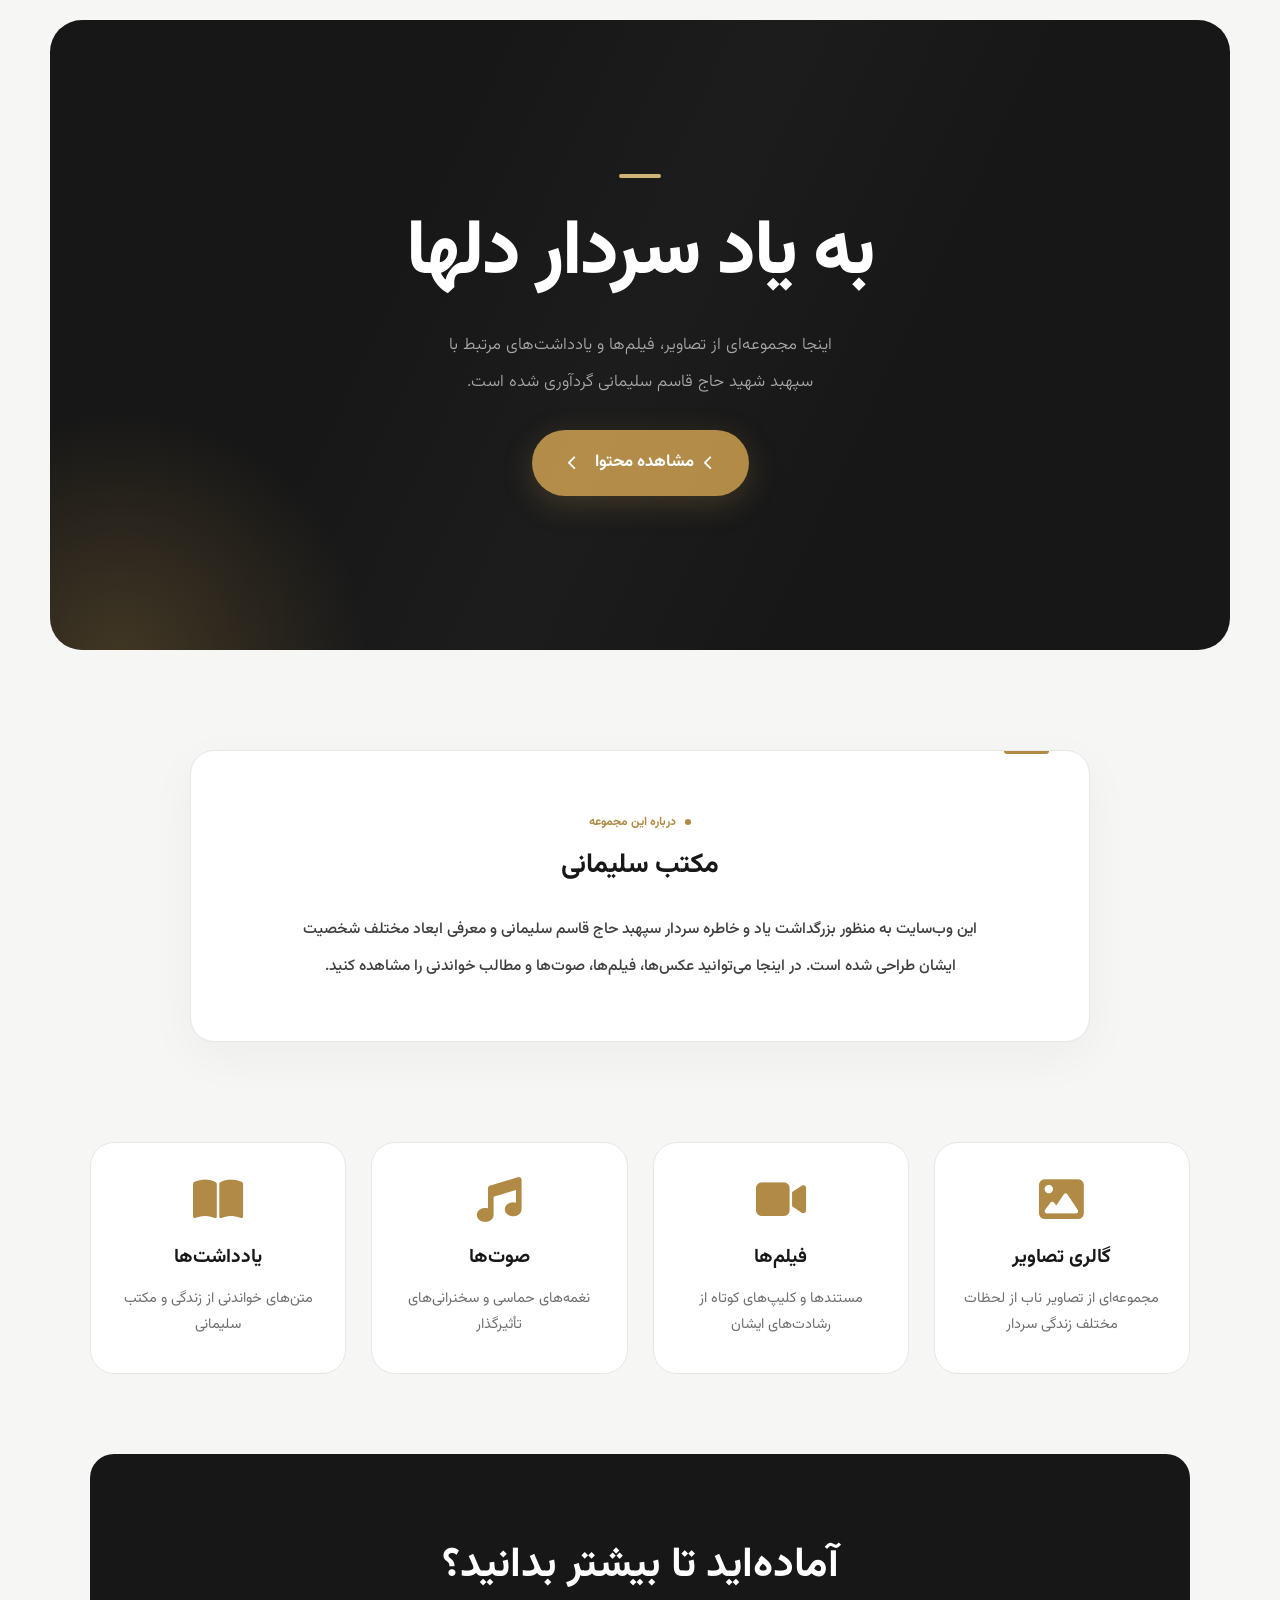
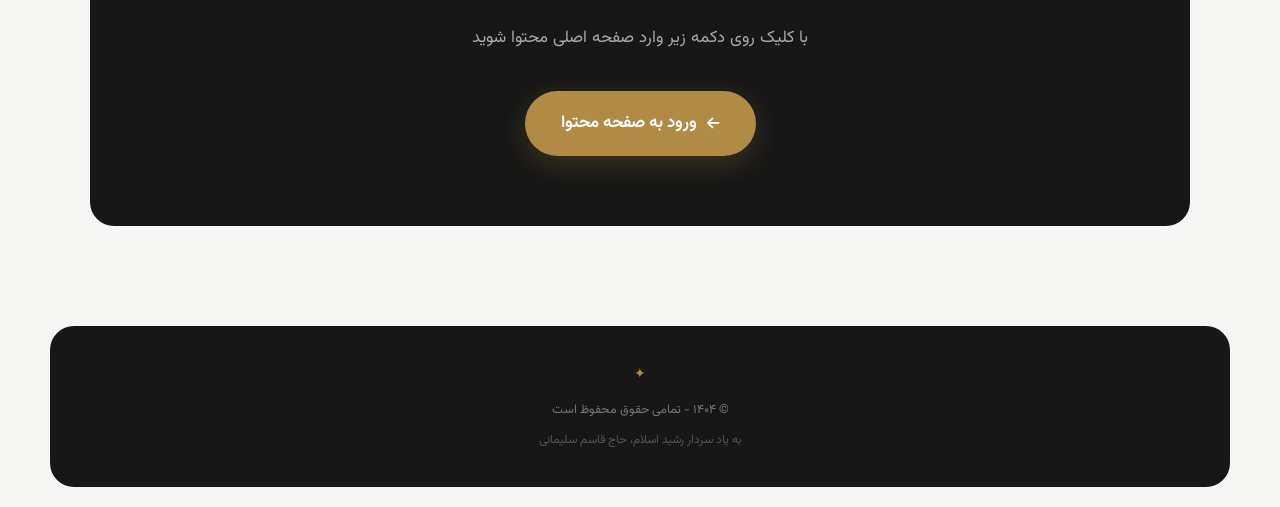
<file: index.html>
<!DOCTYPE html>
<html lang="fa" dir="rtl">
<head>
    <meta charset="UTF-8" />
    <meta name="viewport" content="width=device-width, initial-scale=1.0" />
    <title>صفحه اصلی | شهید سلیمانی</title>
    <link rel="stylesheet" href="style.css" />
    <link rel="stylesheet" href="https://cdnjs.cloudflare.com/ajax/libs/font-awesome/6.5.0/css/all.min.css" />
</head>
<body>

    <!-- هدر اصلی (همانند استایل intro در صفحه دوم) -->
    <section class="intro" style="min-height: 70vh; justify-content: center; text-align: center; align-items: center;">
        <div class="eyebrow" style="margin: 0 auto 25px;"></div>
        <h1>به یاد سردار دلها</h1>
        <p style="max-width: 700px; margin: 0 auto 30px;">
            اینجا مجموعه‌ای از تصاویر، فیلم‌ها و یادداشت‌های مرتبط با<br />
            سپهبد شهید حاج قاسم سلیمانی گردآوری شده است.
        </p>
        <a href="Qasem Soleimani.html" class="btn-primary">
            <i class="fas fa-chevron-left"></i>
            مشاهده محتوا
            <i class="fas fa-chevron-left" style="margin-right: 8px;"></i>
        </a>
    </section>

    <!-- بخش معرفی (همانند text-block اما ساده‌تر) -->
    <section class="block text-block" style="text-align: center;">
        <div class="label" style="justify-content: center;">درباره این مجموعه</div>
        <div class="title">مکتب سلیمانی</div>
        <p style="max-width: 700px; margin: 20px auto 0; text-align: center;">
            این وب‌سایت به منظور بزرگداشت یاد و خاطره سردار سپهبد حاج قاسم سلیمانی 
            و معرفی ابعاد مختلف شخصیت ایشان طراحی شده است. 
            در اینجا می‌توانید عکس‌ها، فیلم‌ها، صوت‌ها و مطالب خواندنی را مشاهده کنید.
        </p>
    </section>

    <!-- بخش ویژگی‌ها (با کارت‌های مشابه) -->
    <section class="features" style="width: min(1100px, calc(100% - 32px)); margin: 80px auto;">
        <div style="display: grid; grid-template-columns: repeat(auto-fit, minmax(200px, 1fr)); gap: 25px;">
            <div class="feature-card" style="background: var(--surface); padding: 35px 20px; border-radius: var(--radius); border: 1px solid var(--border); text-align: center; transition: all 0.3s ease;">
                <i class="fas fa-image" style="font-size: 2.8rem; color: var(--gold); display: block; margin-bottom: 15px;"></i>
                <h3 style="font-size: 1.2rem; font-weight: 700; margin-bottom: 10px;">گالری تصاویر</h3>
                <p style="color: var(--text-soft); font-size: 0.9rem; line-height: 1.8;">مجموعه‌ای از تصاویر ناب از لحظات مختلف زندگی سردار</p>
            </div>
            <div class="feature-card" style="background: var(--surface); padding: 35px 20px; border-radius: var(--radius); border: 1px solid var(--border); text-align: center; transition: all 0.3s ease;">
                <i class="fas fa-video" style="font-size: 2.8rem; color: var(--gold); display: block; margin-bottom: 15px;"></i>
                <h3 style="font-size: 1.2rem; font-weight: 700; margin-bottom: 10px;">فیلم‌ها</h3>
                <p style="color: var(--text-soft); font-size: 0.9rem; line-height: 1.8;">مستندها و کلیپ‌های کوتاه از رشادت‌های ایشان</p>
            </div>
            <div class="feature-card" style="background: var(--surface); padding: 35px 20px; border-radius: var(--radius); border: 1px solid var(--border); text-align: center; transition: all 0.3s ease;">
                <i class="fas fa-music" style="font-size: 2.8rem; color: var(--gold); display: block; margin-bottom: 15px;"></i>
                <h3 style="font-size: 1.2rem; font-weight: 700; margin-bottom: 10px;">صوت‌ها</h3>
                <p style="color: var(--text-soft); font-size: 0.9rem; line-height: 1.8;">نغمه‌های حماسی و سخنرانی‌های تأثیرگذار</p>
            </div>
            <div class="feature-card" style="background: var(--surface); padding: 35px 20px; border-radius: var(--radius); border: 1px solid var(--border); text-align: center; transition: all 0.3s ease;">
                <i class="fas fa-book-open" style="font-size: 2.8rem; color: var(--gold); display: block; margin-bottom: 15px;"></i>
                <h3 style="font-size: 1.2rem; font-weight: 700; margin-bottom: 10px;">یادداشت‌ها</h3>
                <p style="color: var(--text-soft); font-size: 0.9rem; line-height: 1.8;">متن‌های خواندنی از زندگی و مکتب سلیمانی</p>
            </div>
        </div>
    </section>

    <!-- CTA بخش دعوت به اقدام -->
    <section style="width: min(1100px, calc(100% - 32px)); margin: 60px auto 100px; padding: 70px 40px; background: #171717; border-radius: var(--radius); text-align: center; color: white;">
        <h2 style="font-size: clamp(1.8rem, 4vw, 2.6rem); font-weight: 700; margin-bottom: 15px;">آماده‌اید تا بیشتر بدانید؟</h2>
        <p style="color: #a9a9a9; font-size: 1.05rem; margin-bottom: 35px;">با کلیک روی دکمه زیر وارد صفحه اصلی محتوا شوید</p>
        <a href="Qasem Soleimani.html" class="btn-primary" style="background: var(--gold); box-shadow: 0 8px 30px rgba(177, 138, 69, 0.25);">
            <i class="fas fa-arrow-left"></i>
            ورود به صفحه محتوا
        </a>
    </section>

    <!-- فوتر (همانند صفحه دوم) -->
    <footer style="width: min(1180px, calc(100% - 32px)); margin: 0 auto 20px;">
        <p>© ۱۴۰۴ - تمامی حقوق محفوظ است</p>
        <p style="font-size: 0.75rem; color: #555; margin-top: 5px;">به یاد سردار رشید اسلام، حاج قاسم سلیمانی</p>
    </footer>

</body>
</html>
</file>
<file: style.css>
@import url('https://fonts.googleapis.com/css2?family=Vazirmatn:wght@300;400;500;600;700;800&display=swap');

/* =====================================================
   MODERN PREMIUM DESIGN
===================================================== */

:root {
    --bg: #f6f6f4;
    --surface: #ffffff;
    --surface-soft: #f0f0ed;
    --text: #171717;
    --text-soft: #6f6f6f;
    --text-muted: #999;
    --gold: #b18a45;
    --gold-light: #d0b477;
    --border: #e7e7e3;
    --radius: 24px;
    --radius-small: 16px;
    --shadow: 0 20px 60px rgba(0, 0, 0, 0.07);
    --shadow-hover: 0 30px 80px rgba(0, 0, 0, 0.11);
    --carousel-photo-height: 480px;
}

/* =====================================================
   RESET
===================================================== */

* {
    margin: 0;
    padding: 0;
    box-sizing: border-box;
}

html {
    scroll-behavior: smooth;
}

body {
    direction: rtl;
    font-family: "Vazirmatn", Tahoma, Arial, sans-serif;
    background: var(--bg);
    color: var(--text);
    line-height: 2;
    overflow-x: hidden;
}

/* =====================================================
   SELECTION
===================================================== */

::selection {
    background: #171717;
    color: #fff;
}

/* =====================================================
   INTRO / HERO
===================================================== */

.intro {
    position: relative;
    width: min(1180px, calc(100% - 32px));
    min-height: 580px;
    margin: 20px auto 0;
    padding: 90px 60px;
    display: flex;
    flex-direction: column;
    justify-content: center;
    align-items: flex-start;
    text-align: right;
    overflow: hidden;
    background: #171717;
    color: white;
    border-radius: 32px;
}

.intro::before {
    content: "";
    position: absolute;
    width: 500px;
    height: 500px;
    left: -180px;
    bottom: -260px;
    border-radius: 50%;
    background: radial-gradient(circle, rgba(177, 138, 69, 0.28), rgba(177, 138, 69, 0) 70%);
    pointer-events: none;
}

.intro::after {
    content: "";
    position: absolute;
    inset: 0;
    background: linear-gradient(115deg, transparent 30%, rgba(255,255,255,0.025), transparent 70%);
    pointer-events: none;
}

/* =====================================================
   EYEBROW
===================================================== */

.eyebrow {
    position: relative;
    z-index: 2;
    width: 42px;
    height: 4px;
    margin-bottom: 25px;
    border-radius: 20px;
    background: var(--gold-light);
}

/* =====================================================
   HERO TITLE
===================================================== */

.intro h1 {
    position: relative;
    z-index: 2;
    max-width: 800px;
    margin-bottom: 20px;
    font-size: clamp(2.4rem, 6vw, 5rem);
    font-weight: 800;
    line-height: 1.35;
    letter-spacing: -2px;
    color: #fff;
}

/* =====================================================
   HERO DESCRIPTION
===================================================== */

.intro p {
    position: relative;
    z-index: 2;
    max-width: 900px;
    color: #a9a9a9;
    font-size: clamp(0.9rem, 2vw, 1.05rem);
    line-height: 2.2;
    font-weight: 300;
}

/* =====================================================
   CONTENT
===================================================== */

.block {
    position: relative;
    width: min(900px, calc(100% - 32px));
    margin: 100px auto;
}

/* =====================================================
   HORIZONTAL CAROUSEL
===================================================== */

.carousel {
    position: relative;
    width: 100%;
}

.carousel-track {
    display: flex;
    flex-direction: row;
    align-items: flex-start;
    gap: 16px;
    width: 100%;
    overflow-x: auto;
    overflow-y: hidden;
    direction: rtl;
    scroll-snap-type: x mandatory;
    -webkit-overflow-scrolling: touch;
    overscroll-behavior-x: contain;
    padding: 0 1px 8px;
    scrollbar-width: thin;
    scrollbar-color: var(--gold-light) var(--surface-soft);
}

.carousel-track::-webkit-scrollbar {
    height: 6px;
}

.carousel-track::-webkit-scrollbar-track {
    background: var(--surface-soft);
    border-radius: 10px;
}

.carousel-track::-webkit-scrollbar-thumb {
    background: var(--gold-light);
    border-radius: 10px;
}

.carousel-item {
    flex: 0 0 auto;
    width: var(--carousel-item-width, 100%);
    min-width: 0;
    direction: rtl;
    scroll-snap-align: start;
    scroll-snap-stop: always;
}

.carousel-counter {
    display: none;
    margin-top: 12px;
    text-align: center;
    color: var(--text-muted);
    font-size: 0.75rem;
    letter-spacing: 0.5px;
}

.carousel-track:has(.carousel-item ~ .carousel-item) ~ .carousel-counter {
    display: block;
}

/* =====================================================
   CAROUSEL PHOTO
   ارتفاع کنترل‌شده + عرض محاسبه‌شده از نسبت واقعی عکس
===================================================== */

.carousel .media-frame:not(.media-frame--auto) {
    height: var(--carousel-photo-height, 300px);
    width: 100%;
    display: flex;
    align-items: center;
    justify-content: center;
    overflow: hidden;
    background: var(--surface-soft);
}

.carousel .media-frame:not(.media-frame--auto) img {
    display: block;
    width: 100%;
    height: 100%;
    max-width: 100%;
    max-height: 100%;
    object-fit: contain;
    object-position: center;
}

/* =====================================================
   LABEL
===================================================== */

.label {
    display: inline-flex;
    align-items: center;
    gap: 9px;
    margin-bottom: 9px;
    color: var(--gold);
    font-size: 0.75rem;
    font-weight: 700;
}

.label::before {
    content: "";
    width: 6px;
    height: 6px;
    border-radius: 50%;
    background: var(--gold);
}

/* =====================================================
   TITLE
===================================================== */

.title {
    margin-bottom: 22px;
    color: var(--text);
    font-size: clamp(1.25rem, 3vw, 1.7rem);
    font-weight: 700;
    line-height: 1.7;
    letter-spacing: -0.3px;
}

/* =====================================================
   MEDIA
===================================================== */

.media-frame {
    position: relative;
    width: 100%;
    overflow: hidden;
    background: transparent;
    border-radius: var(--radius);
    border: 1px solid rgba(0,0,0,0.05);
    box-shadow: var(--shadow);
    transition: transform 0.35s ease, box-shadow 0.35s ease;
}

.media-frame:hover {
    transform: translateY(-5px);
    box-shadow: var(--shadow-hover);
}

/* =====================================================
   IMAGE
===================================================== */

.media-frame img {
    display: block;
    width: 100%;
    height: auto;
    max-height: 720px;
    object-fit: cover;
    transition: transform 0.6s ease;
}

.media-frame:hover img {
    transform: scale(1.02);
}

/* =====================================================
   VIDEO
===================================================== */

.media-frame--auto {
    aspect-ratio: 16 / 9;
}

.media-frame video {
    display: block;
    width: 100%;
    height: 100%;
    object-fit: contain;
    background: #080808;
}

/* =====================================================
   CUSTOM AUDIO PLAYER
===================================================== */

.audio-player {
    display: flex;
    align-items: center;
    gap: 18px;
    padding: 22px 26px;
    background: var(--surface);
}

.audio-play-btn {
    flex-shrink: 0;
    width: 52px;
    height: 52px;
    display: flex;
    align-items: center;
    justify-content: center;
    border: none;
    border-radius: 50%;
    background: var(--gold);
    color: #fff;
    cursor: pointer;
    transition: background 0.25s ease, transform 0.2s ease;
}

.audio-play-btn:hover {
    background: var(--gold-light);
    transform: scale(1.05);
}

.audio-play-btn svg {
    width: 20px;
    height: 20px;
}

.audio-play-btn .icon-pause {
    display: none;
}

.audio-player.playing .icon-play {
    display: none;
}

.audio-player.playing .icon-pause {
    display: block;
}

.audio-body {
    flex: 1;
    min-width: 0;
}

.audio-progress-bg {
    position: relative;
    width: 100%;
    height: 6px;
    border-radius: 10px;
    background: var(--surface-soft);
    cursor: pointer;
    overflow: hidden;
}

.audio-progress-fill {
    position: absolute;
    top: 0;
    right: 0;
    height: 100%;
    width: 0%;
    border-radius: 10px;
    background: linear-gradient(90deg, var(--gold), var(--gold-light));
    transition: width 0.1s linear;
}

.audio-time {
    display: flex;
    justify-content: space-between;
    margin-top: 10px;
    font-size: 0.75rem;
    color: var(--text-muted);
    direction: ltr;
}

/* =====================================================
   TEXT CARD
===================================================== */

.text-block {
    padding: 55px;
    background: var(--surface);
    border: 1px solid var(--border);
    border-radius: var(--radius);
    box-shadow: 0 15px 50px rgba(0,0,0,0.04);
}

.text-block::before {
    content: "";
    position: absolute;
    top: 0;
    right: 40px;
    width: 45px;
    height: 3px;
    border-radius: 0 0 10px 10px;
    background: var(--gold);
}

/* =====================================================
   TEXT
===================================================== */

.text-block p {
    margin-top: 24px;
    color: var(--text-soft);
    font-size: 0.97rem;
    line-height: 2.4;
    text-align: justify;
}

.text-block p:first-of-type {
    margin-top: 5px;
    color: #3f3f3f;
    font-weight: 500;
}

/* =====================================================
   SECTION SPACING
===================================================== */

.block + .block {
    margin-top: 130px;
}

/* =====================================================
   FOOTER
===================================================== */

footer {
    width: min(1180px, calc(100% - 32px));
    margin: 140px auto 20px;
    padding: 35px;
    text-align: center;
    background: #171717;
    border-radius: 24px;
    color: #777;
    font-size: 0.78rem;
}

footer::before {
    content: "✦";
    display: block;
    margin-bottom: 8px;
    color: var(--gold);
    font-size: 0.9rem;
}

/* =====================================================
   TABLET
===================================================== */

@media (max-width: 768px) {
    .intro {
        width: calc(100% - 24px);
        min-height: 500px;
        padding: 70px 35px;
        border-radius: 25px;
    }
    .intro h1 {
        font-size: 3rem;
        letter-spacing: -1px;
    }
    .block {
        width: calc(100% - 28px);
        margin: 75px auto;
    }
    .block + .block {
        margin-top: 100px;
    }
    .text-block {
        padding: 40px 30px;
    }
    .text-block p {
        text-align: right;
        font-size: 0.92rem;
        line-height: 2.3;
    }
    .placeholder {
        min-height: 350px;
    }
    .media-frame iframe {
        min-height: 380px;
    }
            :root {
        --carousel-photo-height: 380px;
    }
    footer {
        width: calc(100% - 24px);
        margin-top: 100px;
    }
}

/* =====================================================
   MOBILE
===================================================== */

@media (max-width: 480px) {
    .intro {
        min-height: 470px;
        padding: 60px 24px;
        border-radius: 20px;
    }
    .intro h1 {
        font-size: 2.05rem;
        line-height: 1.5;
    }
    .intro p {
        font-size: 0.83rem;
        line-height: 2.1;
    }
    .eyebrow {
        width: 35px;
        height: 3px;
        margin-bottom: 20px;
    }
    .block {
        width: calc(100% - 22px);
        margin: 55px auto;
    }
    .block + .block {
        margin-top: 80px;
    }
    .label {
        font-size: 0.68rem;
    }
    .title {
        font-size: 1.1rem;
        margin-bottom: 16px;
    }
    .media-frame {
        border-radius: 17px;
    }
    .media-frame--auto {
        aspect-ratio: 16 / 10;
    }
        :root {
        --carousel-photo-height: 280px;
    }
    .media-frame iframe {
        min-height: 250px;
    }
    .placeholder {
        min-height: 250px;
    }
    .ph-icon {
        width: 58px;
        height: 58px;
        border-radius: 16px;
        font-size: 1.3rem;
    }
    .text-block {
        padding: 32px 22px;
        border-radius: 20px;
    }
    .text-block::before {
        right: 25px;
        width: 38px;
    }
    .text-block p {
        margin-top: 20px;
        font-size: 0.86rem;
        line-height: 2.25;
    }
    .audio-player {
        padding: 16px 18px;
        gap: 12px;
    }
    .audio-play-btn {
        width: 44px;
        height: 44px;
    }
    .audio-play-btn svg {
        width: 16px;
        height: 16px;
    }
    footer {
        width: calc(100% - 22px);
        margin-top: 80px;
        margin-bottom: 12px;
        padding: 30px 15px;
        border-radius: 18px;
    }
}

/* =====================================================
   REDUCED MOTION
===================================================== */

@media (prefers-reduced-motion: reduce) {
    html {
        scroll-behavior: auto;
    }
    *,
    *::before,
    *::after {
        transition: none !important;
    }
}

/* =====================================================
   BACK TO HOME BUTTON
===================================================== */

.back-home {
    position: fixed;
    top: 20px;
    right: 20px;
    background: rgba(255, 255, 255, 0.95);
    color: #171717;
    padding: 10px 18px;
    border-radius: 50px;
    text-decoration: none;
    font-weight: 600;
    font-size: 0.9rem;
    box-shadow: 0 4px 20px rgba(0, 0, 0, 0.12);
    border: 1px solid rgba(255, 255, 255, 0.3);
    backdrop-filter: blur(10px);
    display: flex;
    align-items: center;
    gap: 8px;
    transition: all 0.25s ease;
    z-index: 9999;
    font-family: "Vazirmatn", Tahoma, Arial, sans-serif;
}

.back-home i {
    font-size: 0.95rem;
    color: #b18a45;
}

.back-home:hover {
    background: #ffffff;
    transform: translateY(-3px);
    box-shadow: 0 8px 30px rgba(177, 138, 69, 0.25);
    border-color: #b18a45;
}

.back-home:active {
    transform: scale(0.95);
}

/* موبایل */
@media (max-width: 600px) {
    .back-home {
        top: 15px;
        right: 15px;
        padding: 8px 12px;
        font-size: 0.8rem;
    }
    .back-home span {
        display: none;
    }
    .back-home i {
        font-size: 1rem;
    }
}

/* =====================================================
   HOME PAGE ADDITIONS
===================================================== */

/* دکمه اصلی صفحه اول */
.btn-primary {
    display: inline-flex;
    align-items: center;
    gap: 10px;
    background: var(--gold);
    color: #fff;
    padding: 16px 36px;
    border-radius: 60px;
    text-decoration: none;
    font-weight: 700;
    font-size: 1.05rem;
    transition: all 0.25s ease;
    box-shadow: 0 8px 30px rgba(177, 138, 69, 0.25);
    font-family: "Vazirmatn", Tahoma, Arial, sans-serif;
}

.btn-primary i {
    font-size: 0.9rem;
}

.btn-primary:hover {
    background: var(--gold-light);
    transform: translateY(-4px);
    box-shadow: 0 14px 40px rgba(177, 138, 69, 0.35);
}

.btn-primary:active {
    transform: scale(0.96);
}

/* کارت‌های ویژگی‌ها */
.feature-card {
    transition: all 0.3s ease;
}

.feature-card:hover {
    transform: translateY(-8px);
    box-shadow: 0 20px 50px rgba(0,0,0,0.06);
    border-color: var(--gold-light) !important;
}

/* ریسپانسیو برای صفحه اصلی */
@media (max-width: 768px) {
    .intro {
        min-height: 60vh !important;
        padding: 60px 30px !important;
    }
    .intro h1 {
        font-size: 2.8rem !important;
    }
    .features > div {
        grid-template-columns: 1fr 1fr !important;
        gap: 20px !important;
    }
    .feature-card {
        padding: 25px 15px !important;
    }
    .btn-primary {
        padding: 14px 28px;
        font-size: 0.95rem;
    }
    section[style*="background: #171717"] {
        padding: 50px 25px !important;
        margin: 40px auto 70px !important;
    }
}

@media (max-width: 480px) {
    .intro {
        min-height: 50vh !important;
        padding: 40px 20px !important;
    }
    .intro h1 {
        font-size: 2rem !important;
    }
    .intro p {
        font-size: 0.9rem !important;
    }
    .features > div {
        grid-template-columns: 1fr !important;
        gap: 16px !important;
    }
    .feature-card {
        padding: 20px 15px !important;
    }
    .btn-primary {
        padding: 12px 22px;
        font-size: 0.85rem;
    }
    section[style*="background: #171717"] {
        padding: 40px 20px !important;
        margin: 30px auto 50px !important;
    }
    section[style*="background: #171717"] h2 {
        font-size: 1.5rem !important;
    }
    footer {
        padding: 25px 15px !important;
        font-size: 0.75rem !important;
    }
}
</file>
